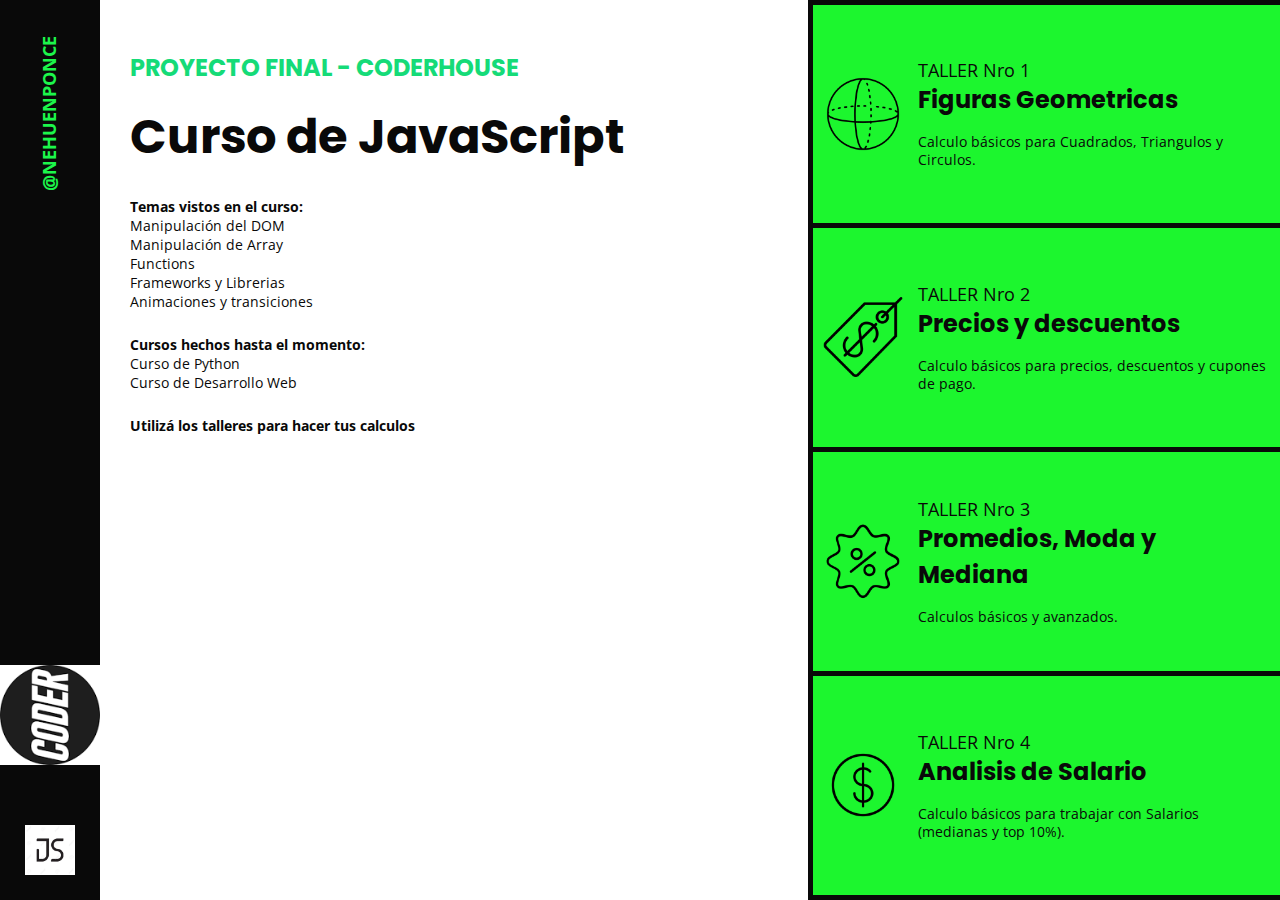
<file: index.html>
<!DOCTYPE html>
<html lang="es">
<head>
    <meta charset="UTF-8">
    <meta http-equiv="X-UA-Compatible" content="IE=edge">
    <meta name="viewport" content="width=device-width, initial-scale=1.0">
    <title>Home - Curso de JavaScript</title>

    <link rel="preconnect" href="https://fonts.googleapis.com">
    <link rel="preconnect" href="https://fonts.gstatic.com" crossorigin>
    <link href="https://fonts.googleapis.com/css2?family=Open+Sans:wght@400;700&family=Poppins:wght@400;700&display=swap" rel="stylesheet">

    <link rel="stylesheet" href="css/style.css">
</head>
<body>
    <header class="nav-bar">
        <nav>
            <div>
                <img class="js-challenge" src="img/logojs.webp" alt="">
                <img class="Coderhouse" src="img/logocoder.png" alt="">
            </div>
            <a class="user" href="https://www.linkedin.com/in/nehuen-ponce-bb721a282/" target="_blank">@nehuenponce</a>
        </nav>
    </header>
    <main>
        <!-- Main Section  -->
        <section class="main-section">
            <header>
                <h3>Proyecto Final - Coderhouse</h3>
                <h1>Curso de JavaScript</h1>
            </header>
            <p>
                <strong> Temas vistos en el curso:</strong>
                
            </p>
            <ul>
                <li>Manipulación del DOM</li>
                <li>Manipulación de Array</li>
                <li>Functions</li>
                <li>Frameworks y Librerias</li>
                <li>Animaciones y transiciones</li>
            </ul>

            <p>
                <strong> Cursos hechos hasta el momento:</strong>
            </p>
            <ul>
                <li>Curso de Python</li>
                <li>Curso de Desarrollo Web</li>
            </ul>
            <p><strong> Utilizá los talleres para hacer tus calculos</strong></p>
        </section>

        <!-- Nav Works  -->
        <section class="nav-works">
            <div class="card">
                <div class="card__item" onclick="location.href='./taller1.html'">
                    <img src="img/circulo.png" alt="">
                    <div>
                        <header>
                            <h4>TALLER Nro 1</h4>
                            <h2>Figuras Geometricas</h2>
                        </header>
                        <p>Calculo básicos para Cuadrados, Triangulos y Circulos.</p>
                    </div>
                </div>
                <div class="card__item" onclick="location.href='./taller2.html'">
                    <img src="img/precio.png" alt="">
                    <div>
                        <header>
                            <h4>TALLER Nro 2</h4>
                            <h2>Precios y descuentos</h2>
                        </header>
                        <p>Calculo básicos para precios, descuentos y cupones de pago.</p>
                    </div>
                </div>
                <div class="card__item" onclick="location.href='./taller3.html'">
                    <img src="img/descuento.png" alt="">
                    <div>
                        <header>
                            <h4>TALLER Nro 3</h4>
                            <h2>Promedios, Moda y Mediana</h2>
                        </header>
                        <p>Calculos básicos y avanzados.</p>
                    </div>
                </div>
                <div class="card__item" onclick="location.href='./taller4.html'">
                    <img src="img/dolar.png" alt="">
                    <div>
                        <header>
                            <h4>TALLER Nro 4</h4>
                            <h2>Analisis de Salario</h2>
                        </header>
                        <p>Calculo básicos para trabajar con Salarios (medianas y top 10%).</p>
                    </div>
                </div>
            </div>
        </section>
    </main>
</body>
</html>
</file>
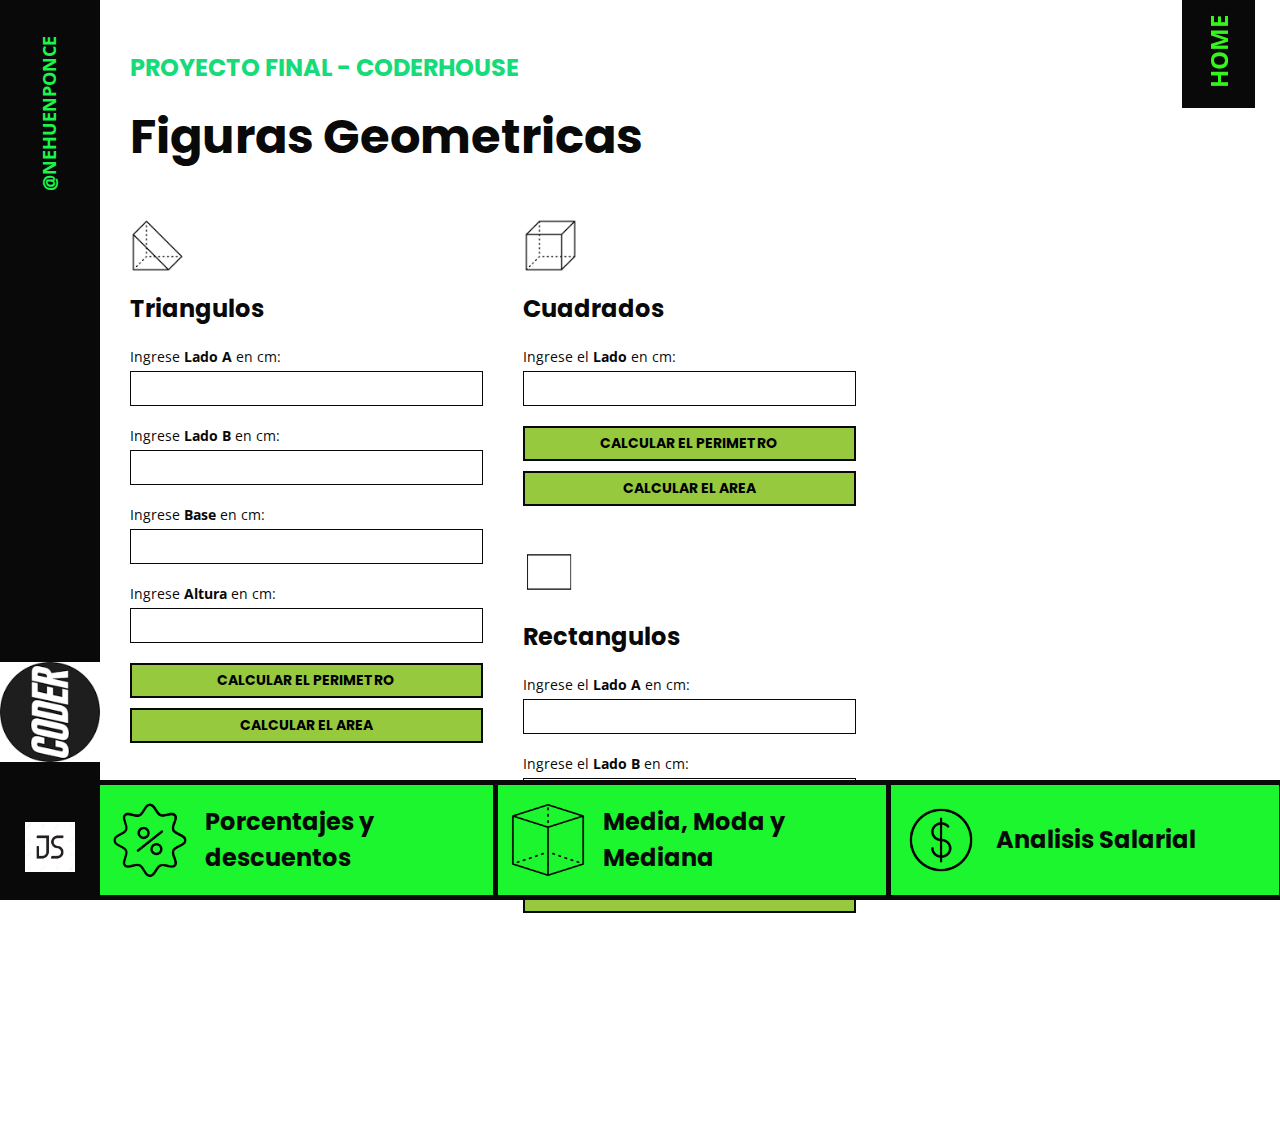
<file: taller1.html>
<!DOCTYPE html>
<html lang="es">
<head>
    <meta charset="UTF-8">
    <meta http-equiv="X-UA-Compatible" content="IE=edge">
    <meta name="viewport" content="width=device-width, initial-scale=1.0">
    <title>Taller 1 - Figuras - Curso de JavaScript</title>

    <link rel="preconnect" href="https://fonts.googleapis.com">
    <link rel="preconnect" href="https://fonts.gstatic.com" crossorigin>
    <link href="https://fonts.googleapis.com/css2?family=Open+Sans:wght@400;700&family=Poppins:wght@400;700&display=swap" rel="stylesheet">

    <link rel="stylesheet" href="css/style.css">
</head>
<body>
    <header class="nav-bar">
        <nav>
            <div>
                <a href="index.html"><img class="js-challenge" src="img/logojs.webp" alt=""></a>
                <img class="Coderhouse" src="img/logocoder.png" alt="">
            </div>
            <a class="user" href="https://www.linkedin.com/in/nehuen-ponce-bb721a282/" target="_blank">@nehuenponce</a>
        </nav>
    </header>
    <main>
        <a class="home-btn" href="./index.html">HOME</a>
        <!-- Main Section  -->
        <section class="main-section main-section--inside">
            <header>
                <h3>Proyecto Final - Coderhouse</h3>
                <h1>Figuras Geometricas</h1>
            </header>
            <div class="taller">
                <!-- TRIANGULOS  -->
                <section class="taller-card">
                    <img src="img/triangulo.png" alt="">
                    <h2>Triangulos</h2>
                    <form id="triangulos">
                        <div class="form-group">
                            <label for="inputTriangulo1">Ingrese <strong> Lado A</strong> en cm:</label>
                            <input type="number" name="lado" id="inputTriangulo1" min="1">
                            <p id="errorT1" class="error"></p>
                        </div>
                        <div class="form-group">
                            <label for="inputTriangulo2">Ingrese <strong> Lado B</strong> en cm:</label>
                            <input type="number" name="lado" id="inputTriangulo2" min="1">
                            <p id="errorT2" class="error"></p>
                        </div>
                        <div class="form-group">
                            <label for="inputBase">Ingrese <strong> Base</strong> en cm:</label>
                            <input type="number" name="lado" id="inputBase" min="1">
                            <p id="errorTBase" class="error"></p>
                        </div>
                        <div class="form-group">
                            <label for="inputAltura">Ingrese <strong> Altura</strong> en cm:</label>
                            <input type="number" name="lado" id="inputAltura" min="1">
                            <p id="errorTAltura" class="error"></p>
                        </div>
                        <button class="btn-form " type="button" onclick="calcularPerimetroTriangulo();">Calcular el perimetro</button>
                        <button class="btn-form" type="button" onclick="calcularAreaTriangulo();">calcular el area</button>
                    </form>
                </section>
                <!-- CUADRADOS Y RECTANGULOS  -->
                <section  class="taller-card">
                    <img src="img/square.png" alt="">
                    <h2>Cuadrados</h2>
                    <form id="cuadrados">
                        <div class="form-group">
                            <label for="inputCuadrado">Ingrese el <strong> Lado</strong> en cm:</label>
                            <input type="number" name="lado" id="inputCuadrado" min="1">
                            <p class="error" id="errorCL1"></p>
                        </div>
                        <button class="btn-form" type="button" onclick="calcularPerimetroCuadrado();">Calcular el perimetro</button>
                        <button class="btn-form" type="button" onclick="calcularAreaCuadrado();">Calcular el area</button>
                    </form>
                    <img src="img/rectangulo.webp" alt="">
                    <h2>Rectangulos</h2>
                    <form id="rectangulos">
                        <div class="form-group">
                            <label for="inputRectangulo1">Ingrese el <strong> Lado A</strong> en cm:</label>
                            <input type="number" name="lado" id="inputRectangulo1" min="1">
                            <p class="error" id="errorRL1"></p>
                        </div>
                        <div class="form-group">
                            <label for="inputRectangulo2">Ingrese el <strong> Lado B</strong> en cm:</label>
                            <input type="number" name="lado" id="inputRectangulo2" min="1"> 
                            <p class="error" id="errorRL2"></p>
                        </div>
                        <button class="btn-form" type="button" onclick="calcularPerimetroRectangulo();">Calcular el perimetro</button>
                        <button class="btn-form" type="button" onclick="calcularAreaRectangulo();">Calcular el area</button>
                    </form>
                </section>
            </div>
        </section>

        <!-- Nav Works  -->
        <section class="nav-works nav-works--inside">
            <div class="card">
                <div class="card__item" onclick="location.href='./taller2.html'">
                    <img src="img/descuento.png" alt="">
                    <div>
                        <header>
                            <h4>TALLER Nro 2</h4>
                            <h2>Porcentajes y descuentos</h2>
                        </header>
                        <p>Calculo básicos para precios, descuentos y cupones de pago.</p>
                    </div>
                </div>
                <div class="card__item" onclick="location.href='./taller3.html'">
                    <img src="img/cubo.png" alt="">
                    <div>
                        <header>
                            <h4>TALLER Nro 3</h4>
                            <h2>Media, Moda y Mediana</h2>
                        </header>
                        <p>Calculos básicos y avanzados.</p>
                    </div>
                </div>
                <div class="card__item" onclick="location.href='./taller4.html'">
                    <img src="img/dolar.png" alt="">
                    <div>
                        <header>
                            <h4>TALLER Nro 4</h4>
                            <h2>Analisis Salarial</h2>
                        </header>
                        <p>Calculo básicos para trabajar con Salarios (medianas y top 10%).</p>
                    </div>
                </div>
            </div>
        </section>
    </main>

    <!-- Overlay Results  -->
    <div class="overlay" id="overlay">
        <div class="result" id="result">
            <p><span onclick="closeOverlay();">x</span></p>
            <img id="resultIMG" alt="">
            <h2 id="resultH2"></h2>
            <h4 id="resultH4"></h4>
        </div>
    </div>

    <script src="./js/taller1.js"></script>
</body>
</html>
</file>
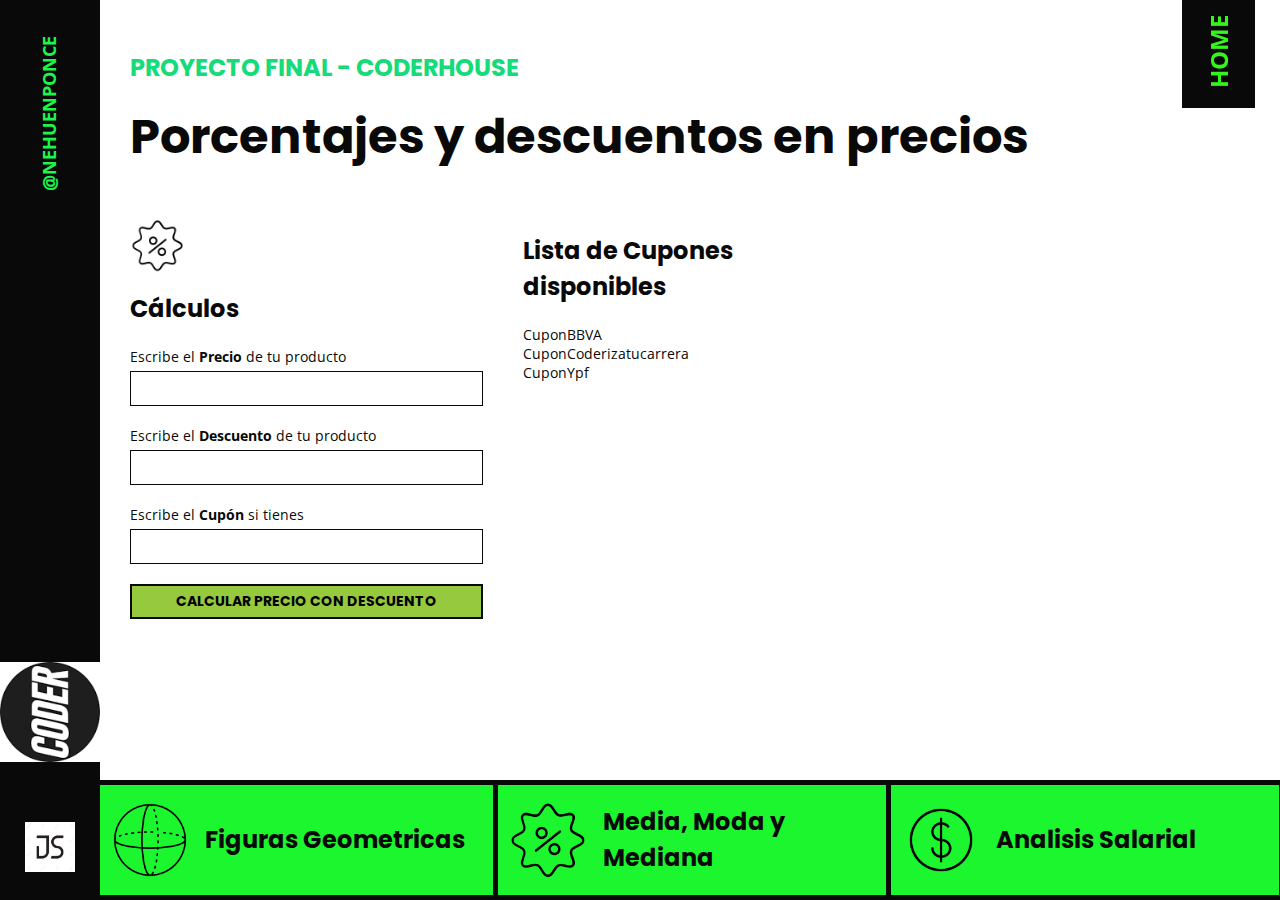
<file: taller2.html>
<!DOCTYPE html>
<html lang="es">
<head>
    <meta charset="UTF-8">
    <meta http-equiv="X-UA-Compatible" content="IE=edge">
    <meta name="viewport" content="width=device-width, initial-scale=1.0">
    <title>Taller 2 - Precios y descuentos - Curso Práctico de JavaScript</title>

    <link rel="preconnect" href="https://fonts.googleapis.com">
    <link rel="preconnect" href="https://fonts.gstatic.com" crossorigin>
    <link href="https://fonts.googleapis.com/css2?family=Open+Sans:wght@400;700&family=Poppins:wght@400;700&display=swap" rel="stylesheet">

    <link rel="stylesheet" href="css/style.css">
</head>
<body>
    <header class="nav-bar">
        <nav>
            <div>
                <a href="index.html"><img class="js-challenge" src="img/logojs.webp" alt=""></a>
                <img class="Coderhouse" src="img/logocoder.png" alt="">
            </div>
            <a class="user" href="https://www.linkedin.com/in/nehuen-ponce-bb721a282/" target="_blank">@nehuenponce</a>
        </nav>
    </header>
    <main>
        <a class="home-btn" href="./index.html">HOME</a>

        <!-- Main Section  -->
        <section class="main-section main-section--inside">
            <header>
                <h3>Proyecto Final - Coderhouse</h3>
                <h1>Porcentajes y descuentos en precios</h1>
            </header>
            <div class="taller">
                <section id="precios-descuentos" class="taller-card">
                    <img src="img/descuento.png" alt="">
                    <h2>Cálculos</h2>
                    <form>
                        <div class="form-group">
                            <label for="inputPrice">Escribe el <strong>Precio</strong> de tu producto</label>
                            <input type="number" id="inputPrice" min="1">
                            <p class="error" id="errorPrice"></p>
                        </div>
                        <div class="form-group">
                            <label for="inputDiscount">Escribe el <strong>Descuento</strong> de tu producto</label>
                            <input type="number" id="inputDiscount" min="0">
                            <p class="error" id="errorDiscount"></p>
                        </div>
                        <div class="form-group">
                            <label for="inputPrice">Escribe el <strong>Cupón</strong> si tienes</label>
                            <input type="text" id="inputCoupon">
                            <p class="error" id="errorCoupon"></p>
                        </div>
                        <button class="btn-form" type="button" onclick="onClickButtonPriceDiscount();"> Calcular precio con descuento</button>
                    </form>
                </section>
                <section id="triangulos" class="taller-card">
                    <h2>Lista de Cupones disponibles</h2>
                    <ul>
                        <li>CuponBBVA</li>
                        <li>CuponCoderizatucarrera</li>
                        <li>CuponYpf</li>
                    </ul>
                </section>
            </div>
        </section>

        <!-- Nav Works  -->
        <section class="nav-works nav-works--inside">
            <div class="card">
                <div class="card__item" onclick="location.href='./taller1.html'">
                    <img src="img/circulo.png" alt="">
                    <div>
                        <header>
                            <h4>TALLER Nro 1</h4>
                            <h2>Figuras Geometricas</h2>
                        </header>
                        <p>Calculo básicos para Cuadrados, Triangulos y Circulos.</p>
                    </div>
                </div>
                <div class="card__item" onclick="location.href='./taller3.html'">
                    <img src="img/descuento.png" alt="">
                    <div>
                        <header>
                            <h4>TALLER Nro 3</h4>
                            <h2>Media, Moda y Mediana</h2>
                        </header>
                        <p>Calculos básicos y avanzados.</p>
                    </div>
                </div>
                <div class="card__item" onclick="location.href='./taller4.html'">
                    <img src="img/dolar.png" alt="">
                    <div>
                        <header>
                            <h4>TALLER Nro 4</h4>
                            <h2>Analisis Salarial</h2>
                        </header>
                        <p>Calculo básicos para trabajar con Salarios (medianas y top 10%).</p>
                    </div>
                </div>
            </div>
        </section>
    </main>

    <!-- Overlay Results  -->
    <div class="overlay" id="overlay">
        <div class="result" id="result">
            <p><span onclick="closeOverlay();">x</span></p>
            <img id="resultIMG" alt="">
            <h2 id="resultH2"></h2>
            <h4 id="resultH4"></h4>
        </div>
    </div>

    <script src="js/taller2.js"></script>
</body>
</html>
</file>
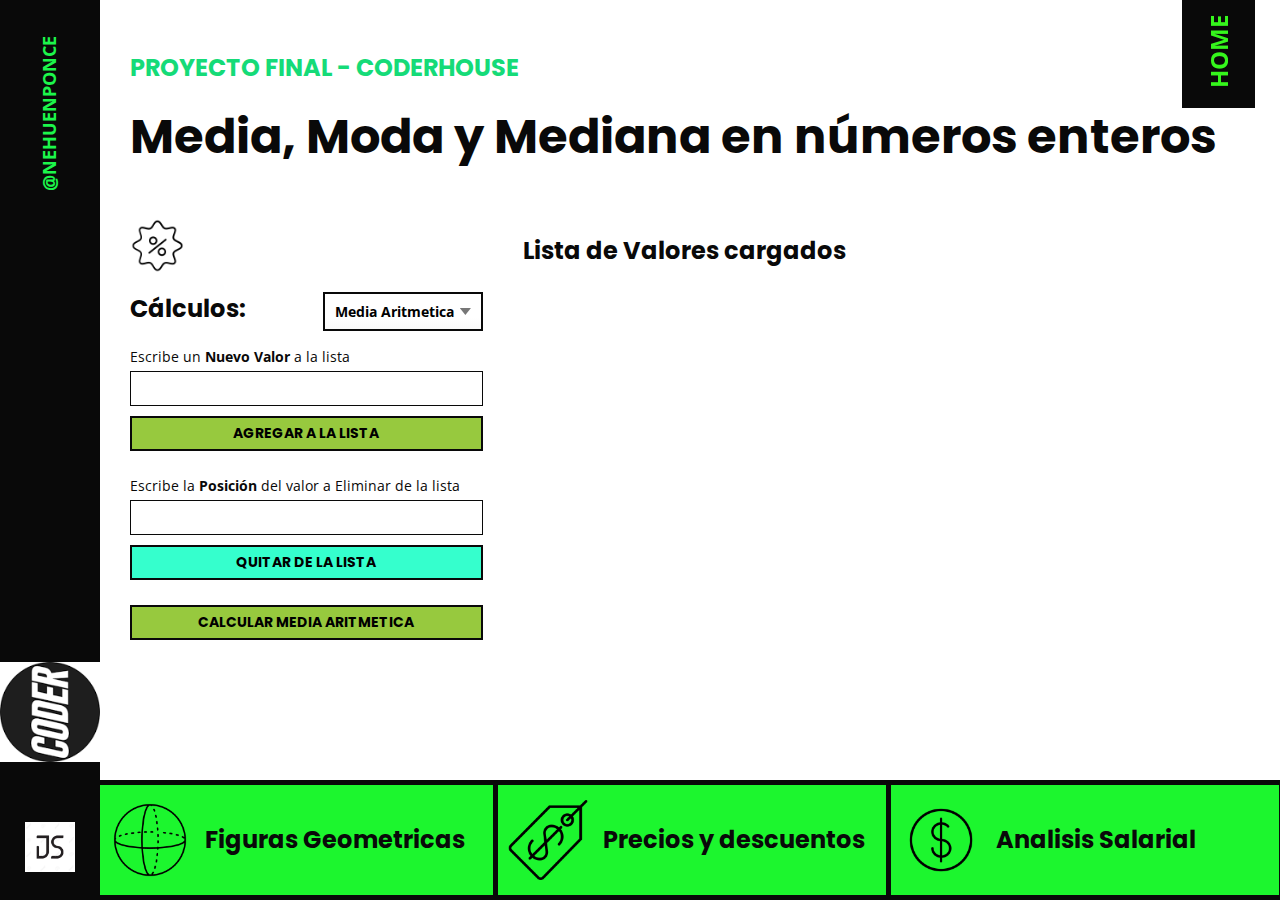
<file: taller3.html>
<!DOCTYPE html>
<html lang="es">
<head>
    <meta charset="UTF-8">
    <meta http-equiv="X-UA-Compatible" content="IE=edge">
    <meta name="viewport" content="width=device-width, initial-scale=1.0">
    <title>Taller 3 - Promedios, Moda y Mediana - Curso Práctico de JavaScript</title>

    <link rel="preconnect" href="https://fonts.googleapis.com">
    <link rel="preconnect" href="https://fonts.gstatic.com" crossorigin>
    <link href="https://fonts.googleapis.com/css2?family=Open+Sans:wght@400;700&family=Poppins:wght@400;700&display=swap" rel="stylesheet">

    <link rel="stylesheet" href="css/style.css">
</head>
<body>
    <header class="nav-bar">
        <nav>
            <div>
                <a href="index.html"><img class="js-challenge" src="img/logojs.webp" alt=""></a>
                <img class="Coderhouse" src="img/logocoder.png" alt="">
            </div>
            <a class="user" href="https://www.linkedin.com/in/nehuen-ponce-bb721a282/" target="_blank">@nehuenponce</a>
        </nav>
    </header>
    <main>
        <a class="home-btn" href="./index.html">HOME</a>

        <!-- Main Section  -->
        <section class="main-section main-section--inside">
            <header>
                <h3>Proyecto Final - Coderhouse</h3>
                <h1>Media, Moda y Mediana en números enteros</h1>
            </header>
            <div class="taller">
                <section class="taller-card">
                    <img src="img/descuento.png" alt="">
                    <header>
                        <h2>Cálculos:</h2>
                        <div class="select">
                            <select class="" id="formulaSelect" name="select" onchange="switchFormula();">
                                <option value="1" selected>Media Aritmetica</option>
                                <option value="2">Media Armonica</option>
                                <option value="3">Media Geometrica</option>
                                <option value="4">Moda</option>
                                <option value="5">Mediana</option>
                            </select>
                        </div>
                    </header>
                    <form id="form">
                        <div class="form-group">
                            <label for="inputPrice">Escribe un <strong> Nuevo Valor</strong> a la lista</label>
                            <input type="number" id="addValue">
                            <p class="error" id="errorAddValue"></p>
                            <button class="btn-form" type="button" onclick="addListNumber();" min="0"> Agregar a la lista</button>
                        </div>
                        
                        <div class="form-group">
                            <label for="inputDiscount">Escribe la <strong>Posición </strong> del valor a Eliminar de la lista</label>
                            <input type="number" id="removeValue">
                            <p class="error" id="errorRemoveValue"></p>
                            <button class="btn-form btn-form--alert" type="button" onclick="removeListNumber();"> Quitar de la lista</button>
                        </div>
                        <button class="btn-form" id="btn-render" type="button" onclick="renderMediaAritmetica();"> Calcular Media Aritmetica</button>
                        <p class="error" id="errorList"></p>
                    </form>
                </section>
                <section class="taller-card">
                    <h2>Lista de Valores cargados</h2>
                    <ul id="list-values">
                    </ul>
                </section>
            </div>
        </section>

        <!-- Nav Works  -->
        <section class="nav-works nav-works--inside">
            <div class="card">
                <div class="card__item" onclick="location.href='./taller1.html'">
                    <img src="img/circulo.png" alt="">
                    <div>
                        <header>
                            <h4>TALLER Nro 1</h4>
                            <h2>Figuras Geometricas</h2>
                        </header>
                        <p>Calculo básicos para Cuadrados, Triangulos y Circulos.</p>
                    </div>
                </div>
                <div class="card__item" onclick="location.href='./taller2.html'">
                    <img src="img/precio.png" alt="">
                    <div>
                        <header>
                            <h4>TALLER Nro 2</h4>
                            <h2>Precios y descuentos</h2>
                        </header>
                        <p>Calculo básicos para precios, descuentos y cupones de pago.</p>
                    </div>
                </div>
                <div class="card__item" onclick="location.href='./taller4.html'">
                    <img src="img/dolar.png" alt="">
                    <div>
                        <header>
                            <h4>TALLER Nro 4</h4>
                            <h2>Analisis Salarial</h2>
                        </header>
                        <p>Calculo básicos para trabajar con Salarios (medianas y top 10%).</p>
                    </div>
                </div>
            </div>
        </section>
    </main>

    <!-- Overlay Results  -->
    <div class="overlay" id="overlay">
        <div class="result" id="result">
            <p><span onclick="closeOverlay();">x</span></p>
            <img id="resultIMG" alt="">
            <h2 id="resultH2"></h2>
            <h4 id="resultH4"></h4>
        </div>
    </div>

    <script src="js/taller3.js"></script>
</body>
</html>
</file>
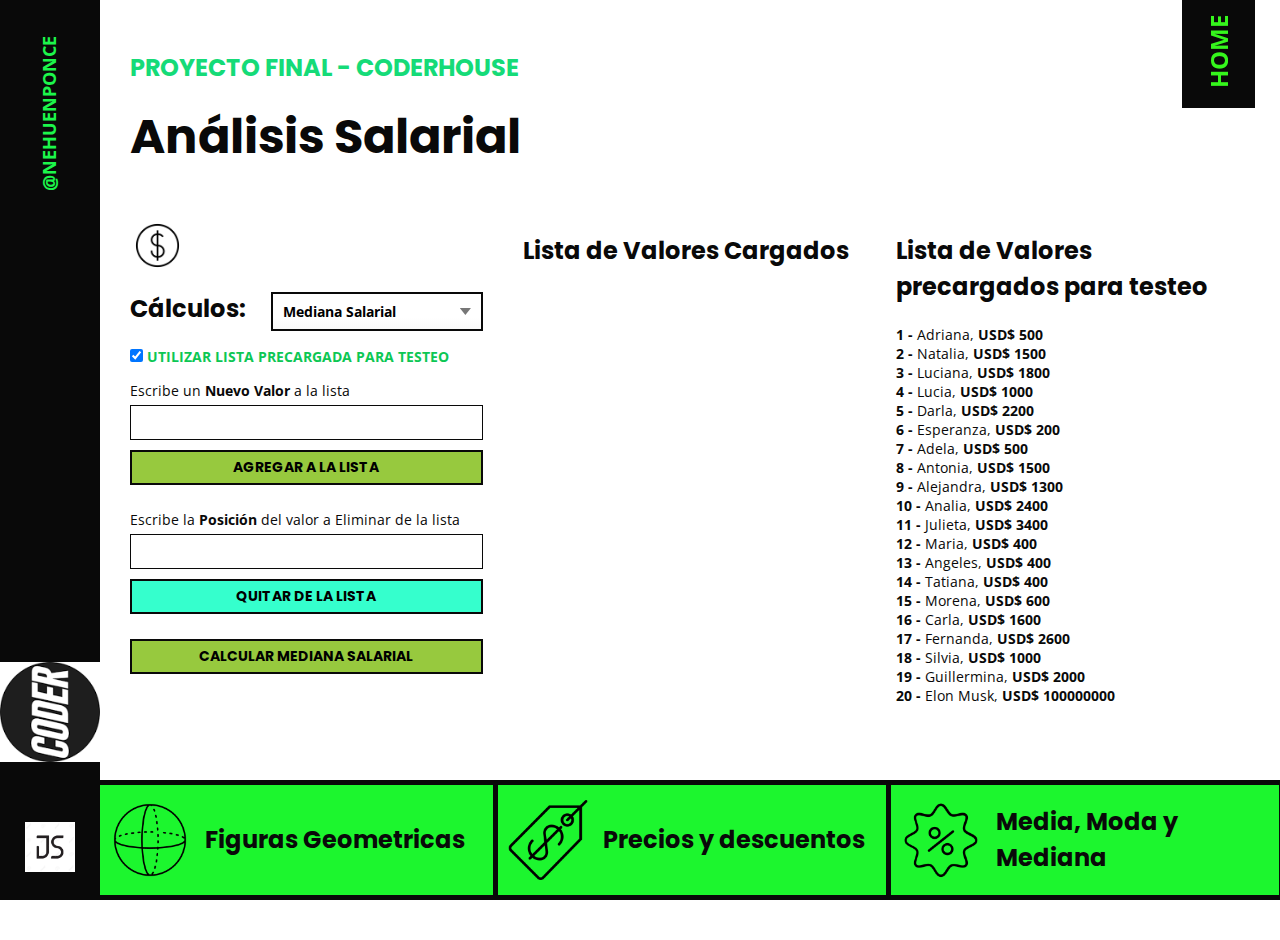
<file: taller4.html>
<!DOCTYPE html>
<html lang="es">
<head>
    <meta charset="UTF-8">
    <meta http-equiv="X-UA-Compatible" content="IE=edge">
    <meta name="viewport" content="width=device-width, initial-scale=1.0">
    <title>Taller 4 - Analisis de Salario - Curso Práctico de JavaScript</title>

    <link rel="preconnect" href="https://fonts.googleapis.com">
    <link rel="preconnect" href="https://fonts.gstatic.com" crossorigin>
    <link href="https://fonts.googleapis.com/css2?family=Open+Sans:wght@400;700&family=Poppins:wght@400;700&display=swap" rel="stylesheet">

    <link rel="stylesheet" href="css/style.css">
</head>
<body>
    <header class="nav-bar">
        <nav>
            <div>
                <a href="index.html"><img class="js-challenge" src="img/logojs.webp" alt=""></a>
                <img class="Coderhouse" src="img/logocoder.png" alt="">
            </div>
            <a class="user" href="https://www.linkedin.com/in/nehuen-ponce-bb721a282/" target="_blank">@nehuenponce</a>
        </nav>
    </header>
    <main>
        <a class="home-btn" href="./index.html">HOME</a>

        <!-- Main Section  -->
        <section class="main-section main-section--inside">
            <header>
                <h3>Proyecto Final - Coderhouse</h3>
                <h1>Análisis Salarial</h1>
            </header>
            <div class="taller">
                <section class="taller-card">
                    <img src="img/dolar.png" alt="">
                    <header>
                        <h2>Cálculos:</h2>
                        <div class="select">
                            <select class="" id="formulaSelect" name="select" onchange="switchFormula();">
                                <option value="1" selected>Mediana Salarial</option>
                                <option value="2">Mediana Salarial TOP 10%</option>
                            </select>
                        </div>
                    </header>
                    <form id="form">
                        <label class="check"><input type="checkbox" id="checkInput" value="" checked> Utilizar lista precargada para testeo</label>
                        <div class="form-group">
                            <label for="inputPrice">Escribe un <strong> Nuevo Valor</strong> a la lista</label>
                            <input type="number" id="addValue">
                            <p class="error" id="errorAddValue"></p>
                            <button class="btn-form" type="button" onclick="addListNumber();" min="0"> Agregar a la lista</button>
                        </div>
                        
                        <div class="form-group">
                            <label for="inputDiscount">Escribe la <strong>Posición </strong> del valor a Eliminar de la lista</label>
                            <input type="number" id="removeValue">
                            <p class="error" id="errorRemoveValue"></p>
                            <button class="btn-form btn-form--alert" type="button" onclick="removeListNumber();"> Quitar de la lista</button>
                        </div>
                        <button class="btn-form" id="btn-render" type="button" onclick="renderMedianaSalarial();"> Calcular Mediana Salarial</button>
                        <p class="error" id="errorList"></p>
                    </form>
                </section>
                <section class="taller-card">
                    <h2>Lista de Valores Cargados</h2>
                    <ul id="list-values">
                    </ul>
                </section>
                <section class="taller-card">
                    <h2>Lista de Valores precargados para testeo</h2>
                    <ul id="list-values-default">
                    </ul>
                </section>
            </div>
        </section>

        <!-- Nav Works  -->
        <section class="nav-works nav-works--inside">
            <div class="card">
                <div class="card__item" onclick="location.href='./taller1.html'">
                    <img src="img/circulo.png" alt="">
                    <div>
                        <header>
                            <h4>TALLER Nro 1</h4>
                            <h2>Figuras Geometricas</h2>
                        </header>
                        <p>Calculo básicos para Cuadrados, Triangulos y Circulos.</p>
                    </div>
                </div>
                <div class="card__item" onclick="location.href='./taller2.html'">
                    <img src="img/precio.png" alt="">
                    <div>
                        <header>
                            <h4>TALLER Nro 2</h4>
                            <h2>Precios y descuentos</h2>
                        </header>
                        <p>Calculo básicos para precios, descuentos y cupones de pago.</p>
                    </div>
                </div>
                <div class="card__item" onclick="location.href='./taller3.html'">
                    <img src="img/descuento.png" alt="">
                    <div>
                        <header>
                            <h4>TALLER Nro 3</h4>
                            <h2>Media, Moda y Mediana</h2>
                        </header>
                        <p>Calculos básicos y avanzados.</p>
                    </div>
                </div>
            </div>
        </section>
    </main>

    <!-- Overlay Results  -->
    <div class="overlay" id="overlay">
        <div class="result" id="result">
            <p><span onclick="closeOverlay();">x</span></p>
            <img id="resultIMG" alt="">
            <h2 id="resultH2"></h2>
            <h4 id="resultH4"></h4>
        </div>
    </div>

    <script src="./js/salaries.js"></script>
    <script src="./js/taller4.js"></script>
    <script>
        renderListDefault(argentina);
    </script>
</body>
</html>
</file>
<file: css/style.css>
* {
    padding: 0;
    margin: 0;
    box-sizing: border-box;
  }
  
  html {
    font-size: 62.5%;
  }
  
  body {
    font-family: "Open Sans", sans-serif;
    color: #090909;
    position: relative;
  }
  
  h1, h2, h3, h4, h5, h6 {
    font-family: "Poppins", sans-serif;
  }
  
  h1 {
    font-size: 3.6rem;
    line-height: 5.4rem;
  }
  
  h2, h3 {
    font-size: 2.4rem;
    line-height: 3.6rem;
  }
  
  h3 span {
    float: right;
  }
  h3 span a {
    color: #0fdd6c;
    text-decoration: none;
  }
  
  h4 {
    font-size: 1.8rem;
    line-height: 2.4rem;
  }
  
  p {
    font-size: 1.4rem;
    line-height: 1.8rem;
  }
  
  *::before,
  *::after {
    box-sizing: border-box;
  }
  
  :root {
    --select-border: #777;
    --select-focus: blue;
    --select-arrow: var(--select-border);
  }
  
  select {
    appearance: none;
    background-color: transparent;
    border: none;
    padding: 10px;
    margin: 0;
    width: 100%;
    font-weight: bold;
    font-family: inherit;
    font-size: inherit;
    cursor: inherit;
    line-height: inherit;
    z-index: 1;
    outline: none;
  }
  select::-ms-expand {
    display: none;
  }
  
  .select {
    display: grid;
    grid-template-areas: "select";
    align-items: center;
    position: relative;
    min-width: 15ch;
    max-width: 30ch;
    border: 2px solid #090909;
    padding-right: 10px;
    border-radius: 0;
    font-size: 1.4rem;
    cursor: pointer;
    line-height: 1.1;
    background-color: #fff;
    background-image: linear-gradient(to top, #f9f9f9, #fff 33%);
  }
  .select select, .select::after {
    grid-area: select;
  }
  .select:not(.select--multiple)::after {
    content: "";
    justify-self: end;
    width: 0.8em;
    height: 0.5em;
    background-color: var(--select-arrow);
    clip-path: polygon(100% 0%, 0 0%, 50% 100%);
  }
  
  select:focus + .focus {
    position: absolute;
    top: -1px;
    left: -1px;
    right: -1px;
    bottom: -1px;
    border: 2px solid var(--select-focus);
    border-radius: inherit;
  }
  
  @media (min-width: 1024px) {
    body {
      display: flex;
    }
  
    h1 {
      font-size: 4.8rem;
      line-height: 7.2rem;
    }
  }
  nav {
    height: 100px;
    width: 100%;
    background-color: #090909;
    display: flex;
    align-items: center;
    justify-content: space-around;
  }
  nav .js-challenge {
    width: 70px;
    height: 70px;
  }
  nav .Coderhouse {
    display: none;
  }
  nav a.user {
    font-size: 2.4rem;
    font-weight: bold;
    color: #1cf64b;
    text-transform: uppercase;
    text-decoration: none;
  }
  nav a.user::after {
    content: "";
    width: 0%;
    height: 3px;
    display: block;
    background: #40f61c;
    transition: 300ms;
  }
  nav a.user:hover::after {
    width: 100%;
  }
  
  @media (min-width: 1024px) {
    .nav-bar nav {
      position: fixed;
      z-index: 50;
      height: 100vh;
      width: 100px;
      display: flex;
      flex-direction: column-reverse;
      justify-content: space-between;
    }
    .nav-bar nav div {
      display: flex;
      flex-direction: column-reverse;
      align-items: center;
      justify-content: space-around;
    }
    .nav-bar nav div .Coderhouse {
      display: inline-block;
      width: 100%;
      height: auto;
      transform: rotate(-90deg);
      margin-bottom: 60px;
    }
    .nav-bar nav div .js-challenge {
      width: 50px;
      height: 50px;
      margin-bottom: 25px;
    }
    .nav-bar nav a.user {
      transform: rotate(-90deg) translate(-100px, 0px);
      font-size: 1.8rem;
    }
  }
  main .home-btn {
    display: none;
    position: fixed;
    right: 0;
    top: 10px;
    background: #090909;
    font-size: 2.4rem;
    text-decoration: none;
    font-weight: bold;
    color: #35f61c;
    padding: 20px 30px 20px 20px;
    transform: rotate(-90deg) translateX(0);
    transition: all 0.5s;
  }
  
  .main-section {
    padding: 50px 30px;
  }
  .main-section header h3 {
    color: #15db78;
    text-transform: uppercase;
  }
  .main-section header h1 {
    margin-top: 15px;
    margin-bottom: 25px;
  }
  .main-section ul {
    margin-bottom: 25px;
  }
  .main-section ul li {
    list-style: none;
    font-size: 1.4rem;
  }
  .main-section .taller header {
    display: flex;
    justify-content: space-between;
    align-items: center;
  }
  
  .nav-works .card:hover {
    background-color: #1cf61c;
  }
  .nav-works .card:hover .card__item {
    background-color: #090909;
    color: #FFFFFF;
  }
  .nav-works .card:hover .card__item img {
    filter: invert(1);
  }
  .nav-works .card .card__item {
    background-color: #1cf62e;
    padding: 15px 10px;
    min-height: 100px;
    display: flex;
    align-items: center;
    cursor: pointer;
    border-bottom: 5px solid #090909;
    transition: all 0.3s;
  }
  .nav-works .card .card__item img {
    width: 80px;
    height: 80px;
    margin-right: 15px;
  }
  .nav-works .card .card__item h5 {
    font-size: 1.8rem;
    font-weight: normal;
  }
  .nav-works .card .card__item h4 {
    font-family: "Open Sans", sans-serif;
    font-weight: normal;
  }
  .nav-works .card .card__item h2 {
    margin-bottom: 15px;
  }
  .nav-works .card .card__item:nth-child(1) {
    border-top: 5px solid #090909;
  }
  .nav-works .card .card__item:nth-child(4) {
    border-bottom: 0px solid #090909;
  }
  .nav-works .card .card__item:hover {
    background-color: #35f61c;
    transform: translateX(-10px);
    border: 5px solid #14db0d;
    color: #090909;
  }
  .nav-works .card .card__item:hover img {
    filter: invert(0);
  }
  
  @media (min-width: 1024px) {
    main {
      display: flex;
      margin-left: 100px;
      width: 100%;
      height: 100%;
    }
    main .home-btn {
      display: inline-block;
    }
    main .home-btn:hover {
      transform: rotate(-90deg) translateX(-10px);
      background-color: #14df2ffb;
      color: #090909;
    }
  
    .main-section {
      width: 50%;
    }
  
    .nav-works {
      width: 50%;
    }
    .nav-works .card {
      display: flex;
      flex-direction: column;
      height: 100vh;
      background-color: #090909;
    }
    .nav-works .card:hover {
      background-color: #10ee22;
    }
    .nav-works .card:hover .card__item {
      background-color: #090909;
      color: #FFFFFF;
    }
    .nav-works .card:hover .card__item img {
      filter: invert(1);
    }
    .nav-works .card a {
      flex-grow: 1;
      color: initial;
      text-decoration: none;
    }
    .nav-works .card .card__item {
      height: 100%;
      border-left: 5px solid #090909;
      border-bottom: 5px solid #090909;
      transition: all 0.3s;
    }
    .nav-works .card .card__item:nth-child(4) {
      border-bottom: 5px solid #090909;
    }
    .nav-works .card .card__item:hover {
      background-color: #73f61c;
      transform: translateX(-10px);
      border: 5px solid #5bdd10;
      color: #090909;
    }
    .nav-works .card .card__item:hover img {
      filter: invert(0);
    }
  }
  @media (min-width: 1200px) {
    .main-section {
      width: 60%;
    }
  
    .nav-works {
      width: 40%;
    }
  }
  @media (min-width: 1024px) {
    .main-section--inside {
      width: 100%;
      margin-bottom: 100px;
    }
  
    .nav-works--inside {
      width: calc(100% - 100px);
      position: fixed;
      z-index: 50;
      bottom: 0;
    }
    .nav-works--inside .card {
      height: initial;
      flex-direction: row;
      align-items: flex-end;
    }
    .nav-works--inside .card .card__item {
      width: 33.3%;
    }
    .nav-works--inside .card .card__item:nth-child(1) {
      border-left: 0px solid #090909;
    }
    .nav-works--inside .card .card__item p, .nav-works--inside .card .card__item h4 {
      display: none;
    }
    .nav-works--inside .card .card__item h2 {
      font-size: 1.8rem;
      margin-bottom: 0;
    }
    .nav-works--inside .card .card__item:hover {
      background-color: #7ef61c;
      transform: translateY(-10px);
      border: 5px solid #6cf61c;
      color: #090909;
    }
    .nav-works--inside .card .card__item:hover img {
      filter: invert(0);
    }
  }
  @media (min-width: 1200px) {
    .nav-works--inside .card .card__item h2 {
      font-size: 2.4rem;
    }
  }
  .taller-card {
    margin-bottom: 40px;
  }
  .taller-card img {
    width: 55px;
    height: 55px;
  }
  .taller-card img:nth-of-type(2) {
    margin-top: 30px;
  }
  .taller-card h2 {
    margin-top: 15px;
    margin-bottom: 20px;
  }
  .taller-card form {
    font-size: 1.4rem;
  }
  .taller-card form label, .taller-card form input {
    display: inline-block;
    width: 100%;
  }
  .taller-card form .form-group {
    margin-bottom: 15px;
  }
  .taller-card form .form-group input {
    padding-left: 10px;
    margin: 5px 0;
    height: 35px;
    border: 1px solid #090909;
  }
  .taller-card form p {
    color: #FF3535;
    font-size: 1.4rem;
    margin-bottom: 5px;
  }
  .taller-card form .btn-form {
    cursor: pointer;
    display: inline-block;
    width: 100%;
    margin-bottom: 10px;
    background-color: #97C93E;
    border: 2px solid #090909;
    font-family: "Poppins", sans-serif;
    font-weight: bold;
    font-size: 1.4rem;
    text-transform: uppercase;
    padding: 5px;
    transition: all 0.2s;
  }
  .taller-card form .btn-form:hover {
    box-shadow: 1px 1px 10px #0ed884;
  }
  .taller-card form .btn-form--alert {
    background-color: #35ffcd;
  }
  .taller-card form .btn-form--alert:hover {
    box-shadow: 1px 1px 10px #50371b;
  }
  .taller-card form .check {
    color: #0cc754;
    font-weight: bold;
    text-transform: uppercase;
    margin-bottom: 15px;
  }
  .taller-card form .check input {
    width: initial;
  }
  
  @media (min-width: 1024px) {
    .taller {
      display: flex;
    }
    .taller .taller-card {
      padding: 20px;
      width: 33.3%;
    }
    .taller .taller-card:nth-of-type(1) {
      padding-left: 0;
    }
    .taller .taller-card:nth-of-type(3) {
      padding-right: 0;
    }
  }
  .overlay {
    position: fixed;
    top: 0;
    left: 0;
    z-index: 100;
    height: 100vh;
    width: 100%;
    background-color: rgba(9, 9, 9, 0.6);
    display: none;
    place-items: center;
  }
  .overlay .result {
    background-color: #1cb8f6;
    border: 5px solid #a7a5a5;
    padding: 50px;
    text-align: center;
  }
  .overlay .result p {
    margin-bottom: 20px;
    text-align: right;
    font-weight: bold;
    font-family: "Poppins", sans-serif;
    font-size: 2.4rem;
  }
  .overlay .result p span {
    cursor: pointer;
  }
  .overlay .result img {
    width: 55px;
    height: 55px;
  }
  .overlay .result h4 {
    margin-top: 25px;
    font-family: "Open Sans", sans-serif;
    font-weight: normal;
  }
  .overlay .result h4 .unit {
    position: relative;
  }
  .overlay .result h4 .unit span {
    position: absolute;
    top: -5px;
    right: -10px;
    font-size: 1.4rem;
  }
  
  /*# sourceMappingURL=main.css.map */
</file>
